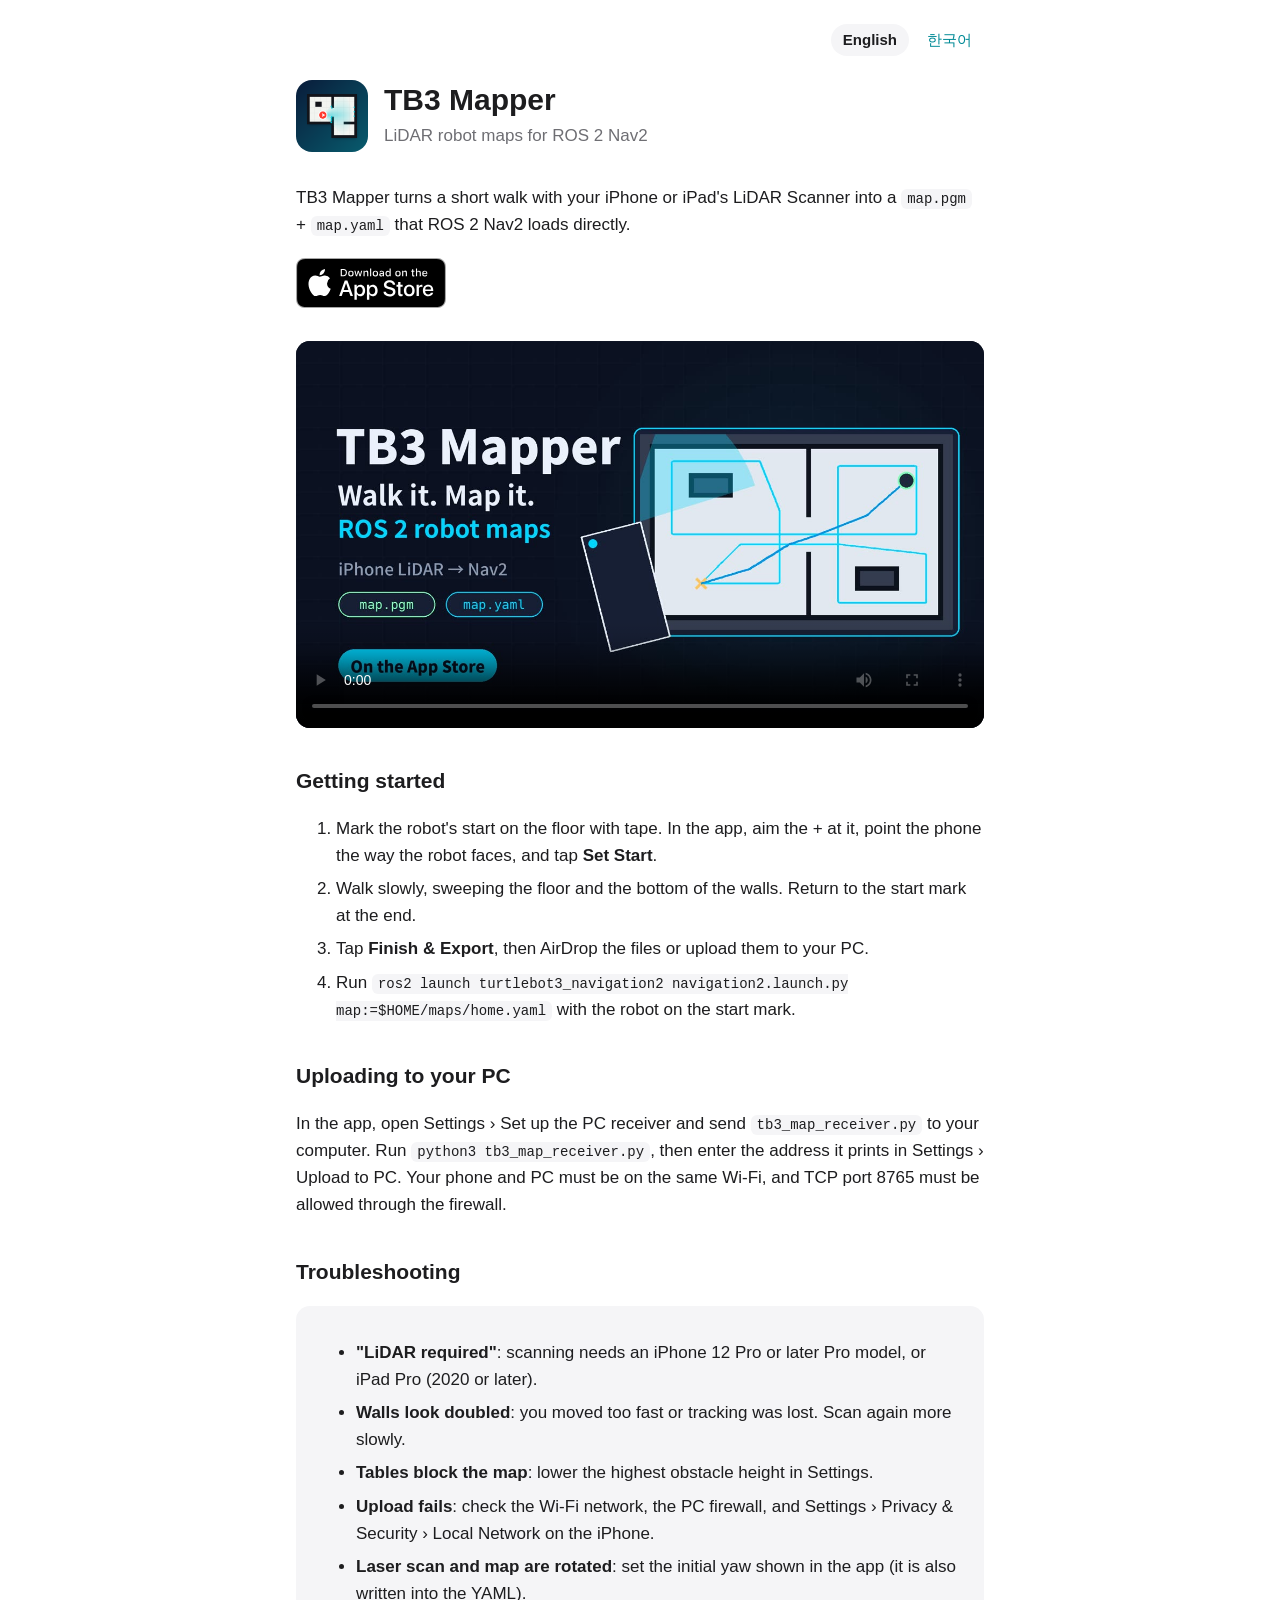
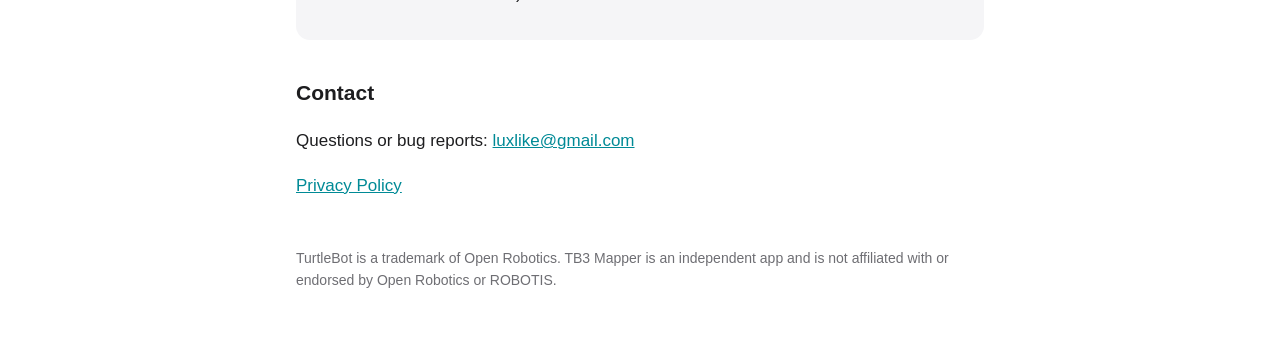
<file: index.html>
<!doctype html>
<html lang="en">
<head>
<meta charset="utf-8"><meta name="viewport" content="width=device-width,initial-scale=1">
<title>TB3 Mapper Support</title>
<meta name="description" content="Support for TB3 Mapper, the iPhone LiDAR app that makes ROS 2 Nav2 maps.">
<link rel="alternate" hreflang="ko" href="ko/"><link rel="stylesheet" href="style.css?v=4"><link rel="icon" href="icon.png">
</head>
<body><main>
<nav class="lang" aria-label="Language"><span aria-current="true">English</span><a href="ko/" hreflang="ko" lang="ko">한국어</a></nav>
<header><img src="icon.png" alt="TB3 Mapper icon"><div><h1>TB3 Mapper</h1><p class="sub">LiDAR robot maps for ROS 2 Nav2</p></div></header>

<p>TB3 Mapper turns a short walk with your iPhone or iPad's LiDAR Scanner into a <code>map.pgm</code> + <code>map.yaml</code> that ROS 2 Nav2 loads directly.</p>

<p class="store"><a href="https://apps.apple.com/us/app/tb3-mapper-lidar-robot-map/id6835469676"><img src="media/badge-en.svg" alt="Download on the App Store" width="150" height="50"></a></p>

<video class="promo" width="1920" height="1080" style="display:block;width:100%;max-width:100%;height:auto" controls playsinline preload="metadata" poster="media/promo-en.jpg" aria-label="TB3 Mapper promo video">
<source src="media/promo-en.mp4" type="video/mp4">
<a href="media/promo-en.mp4">Watch the TB3 Mapper video</a>
</video>

<h2>Getting started</h2>
<ol>
<li>Mark the robot's start on the floor with tape. In the app, aim the + at it, point the phone the way the robot faces, and tap <strong>Set Start</strong>.</li>
<li>Walk slowly, sweeping the floor and the bottom of the walls. Return to the start mark at the end.</li>
<li>Tap <strong>Finish &amp; Export</strong>, then AirDrop the files or upload them to your PC.</li>
<li>Run <code>ros2 launch turtlebot3_navigation2 navigation2.launch.py map:=$HOME/maps/home.yaml</code> with the robot on the start mark.</li>
</ol>

<h2>Uploading to your PC</h2>
<p>In the app, open Settings › Set up the PC receiver and send <code>tb3_map_receiver.py</code> to your computer. Run <code>python3 tb3_map_receiver.py</code>, then enter the address it prints in Settings › Upload to PC. Your phone and PC must be on the same Wi-Fi, and TCP port 8765 must be allowed through the firewall.</p>

<h2>Troubleshooting</h2>
<div class="card">
<ul>
<li><strong>"LiDAR required"</strong>: scanning needs an iPhone 12 Pro or later Pro model, or iPad Pro (2020 or later).</li>
<li><strong>Walls look doubled</strong>: you moved too fast or tracking was lost. Scan again more slowly.</li>
<li><strong>Tables block the map</strong>: lower the highest obstacle height in Settings.</li>
<li><strong>Upload fails</strong>: check the Wi-Fi network, the PC firewall, and Settings › Privacy &amp; Security › Local Network on the iPhone.</li>
<li><strong>Laser scan and map are rotated</strong>: set the initial yaw shown in the app (it is also written into the YAML).</li>
</ul>
</div>

<h2>Contact</h2>
<p>Questions or bug reports: <a href="mailto:luxlike@gmail.com">luxlike@gmail.com</a></p>
<p><a href="privacy.html">Privacy Policy</a></p>
<footer>TurtleBot is a trademark of Open Robotics. TB3 Mapper is an independent app and is not affiliated with or endorsed by Open Robotics or ROBOTIS.</footer>
</main></body></html>
</file>
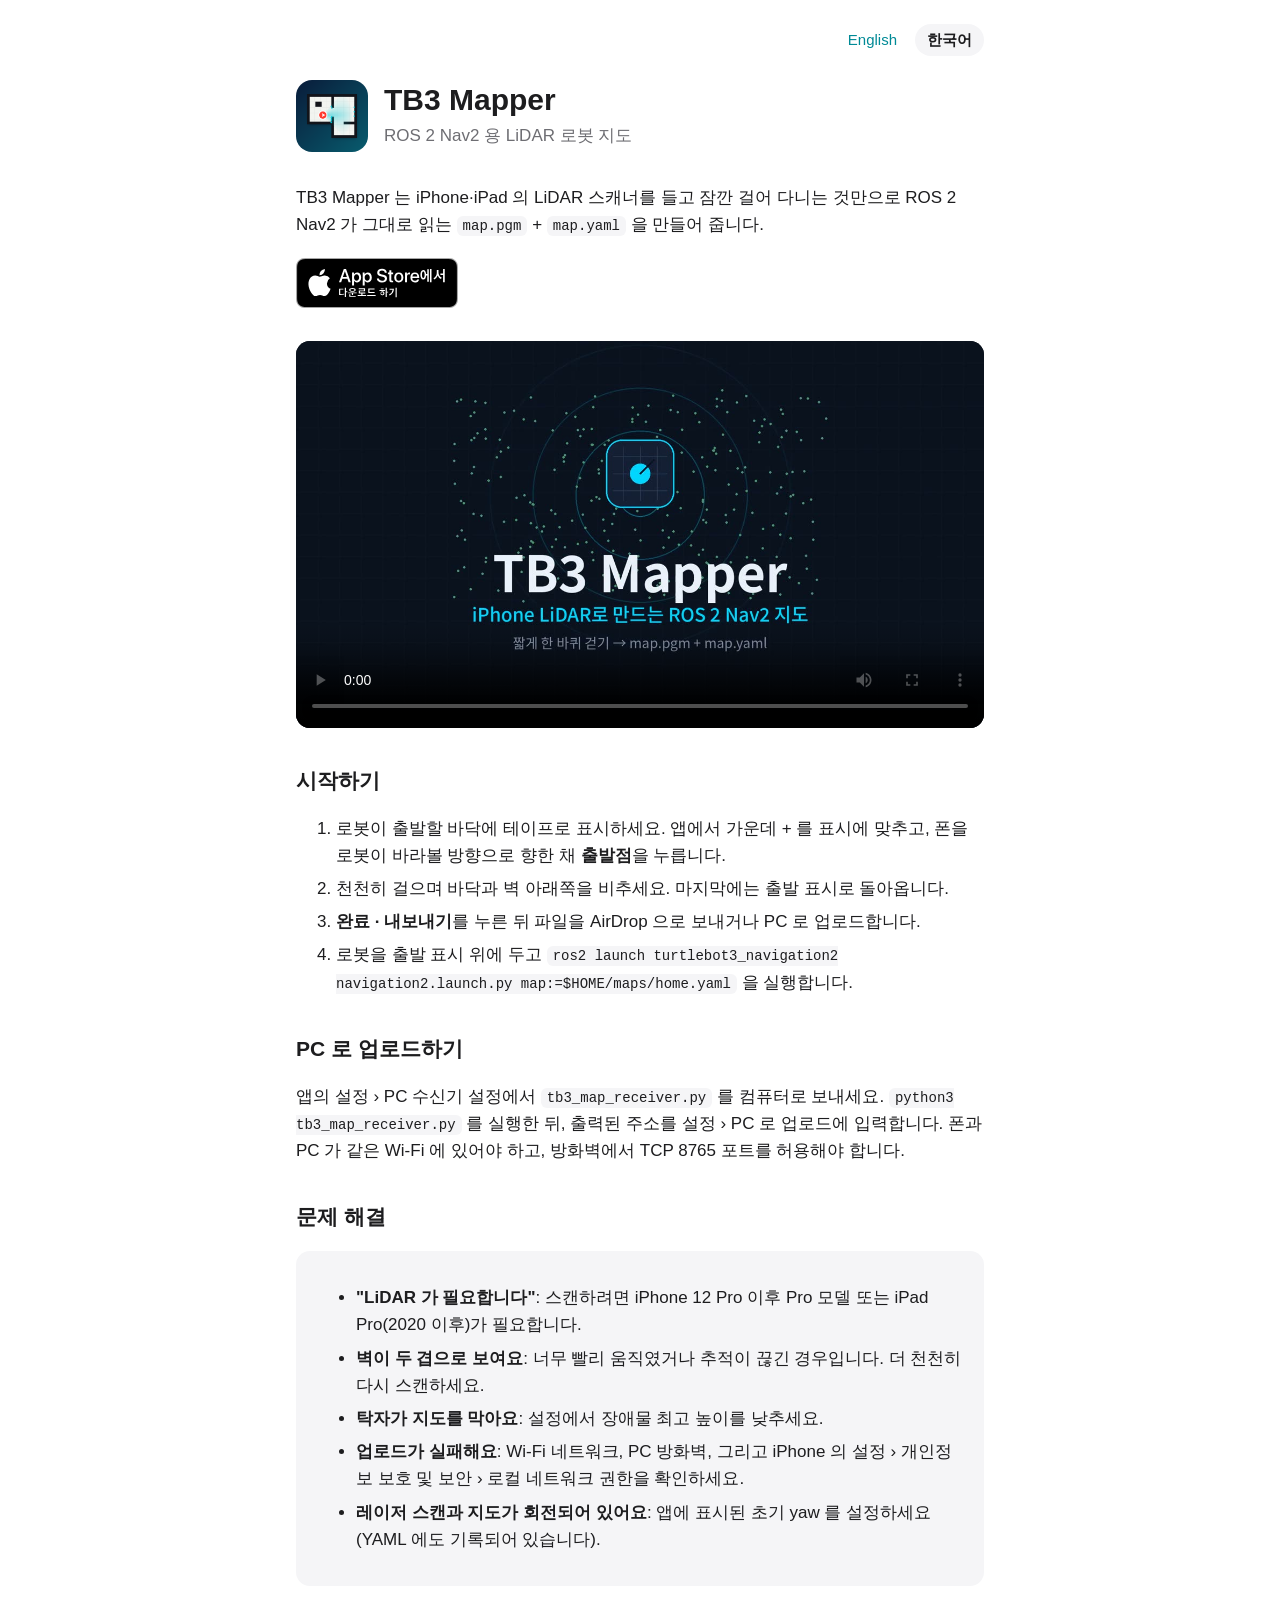
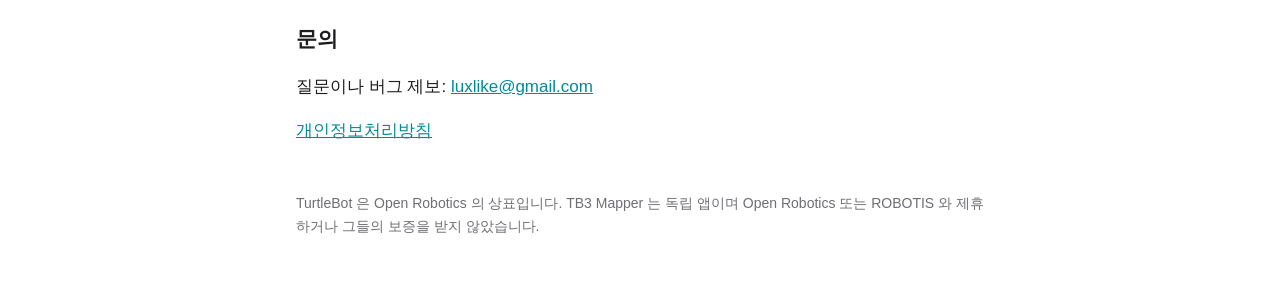
<file: ko/index.html>
<!doctype html>
<html lang="ko">
<head>
<meta charset="utf-8"><meta name="viewport" content="width=device-width,initial-scale=1">
<title>TB3 Mapper 지원</title>
<meta name="description" content="iPhone LiDAR 로 ROS 2 Nav2 지도를 만드는 앱, TB3 Mapper 지원 페이지.">
<link rel="alternate" hreflang="en" href="../"><link rel="stylesheet" href="../style.css?v=4"><link rel="icon" href="../icon.png">
</head>
<body><main>
<nav class="lang" aria-label="언어"><a href="../" hreflang="en" lang="en">English</a><span aria-current="true">한국어</span></nav>
<header><img src="../icon.png" alt="TB3 Mapper 아이콘"><div><h1>TB3 Mapper</h1><p class="sub">ROS 2 Nav2 용 LiDAR 로봇 지도</p></div></header>

<p>TB3 Mapper 는 iPhone·iPad 의 LiDAR 스캐너를 들고 잠깐 걸어 다니는 것만으로 ROS 2 Nav2 가 그대로 읽는 <code>map.pgm</code> + <code>map.yaml</code> 을 만들어 줍니다.</p>

<p class="store"><a href="https://apps.apple.com/kr/app/tb3-mapper-lidar-%EB%A1%9C%EB%B4%87-%EC%A7%80%EB%8F%84/id6835469676"><img src="../media/badge-ko.svg" alt="App Store에서 다운로드 하기" width="163" height="50"></a></p>

<video class="promo" width="1920" height="1080" style="display:block;width:100%;max-width:100%;height:auto" controls playsinline preload="metadata" poster="../media/promo-ko.jpg" aria-label="TB3 Mapper 소개 영상">
<source src="../media/promo-ko.mp4" type="video/mp4">
<a href="../media/promo-ko.mp4">TB3 Mapper 소개 영상 보기</a>
</video>

<h2>시작하기</h2>
<ol>
<li>로봇이 출발할 바닥에 테이프로 표시하세요. 앱에서 가운데 + 를 표시에 맞추고, 폰을 로봇이 바라볼 방향으로 향한 채 <strong>출발점</strong>을 누릅니다.</li>
<li>천천히 걸으며 바닥과 벽 아래쪽을 비추세요. 마지막에는 출발 표시로 돌아옵니다.</li>
<li><strong>완료 · 내보내기</strong>를 누른 뒤 파일을 AirDrop 으로 보내거나 PC 로 업로드합니다.</li>
<li>로봇을 출발 표시 위에 두고 <code>ros2 launch turtlebot3_navigation2 navigation2.launch.py map:=$HOME/maps/home.yaml</code> 을 실행합니다.</li>
</ol>

<h2>PC 로 업로드하기</h2>
<p>앱의 설정 › PC 수신기 설정에서 <code>tb3_map_receiver.py</code> 를 컴퓨터로 보내세요. <code>python3 tb3_map_receiver.py</code> 를 실행한 뒤, 출력된 주소를 설정 › PC 로 업로드에 입력합니다. 폰과 PC 가 같은 Wi-Fi 에 있어야 하고, 방화벽에서 TCP 8765 포트를 허용해야 합니다.</p>

<h2>문제 해결</h2>
<div class="card">
<ul>
<li><strong>"LiDAR 가 필요합니다"</strong>: 스캔하려면 iPhone 12 Pro 이후 Pro 모델 또는 iPad Pro(2020 이후)가 필요합니다.</li>
<li><strong>벽이 두 겹으로 보여요</strong>: 너무 빨리 움직였거나 추적이 끊긴 경우입니다. 더 천천히 다시 스캔하세요.</li>
<li><strong>탁자가 지도를 막아요</strong>: 설정에서 장애물 최고 높이를 낮추세요.</li>
<li><strong>업로드가 실패해요</strong>: Wi-Fi 네트워크, PC 방화벽, 그리고 iPhone 의 설정 › 개인정보 보호 및 보안 › 로컬 네트워크 권한을 확인하세요.</li>
<li><strong>레이저 스캔과 지도가 회전되어 있어요</strong>: 앱에 표시된 초기 yaw 를 설정하세요(YAML 에도 기록되어 있습니다).</li>
</ul>
</div>

<h2>문의</h2>
<p>질문이나 버그 제보: <a href="mailto:luxlike@gmail.com">luxlike@gmail.com</a></p>
<p><a href="privacy.html">개인정보처리방침</a></p>
<footer>TurtleBot 은 Open Robotics 의 상표입니다. TB3 Mapper 는 독립 앱이며 Open Robotics 또는 ROBOTIS 와 제휴하거나 그들의 보증을 받지 않았습니다.</footer>
</main></body></html>
</file>
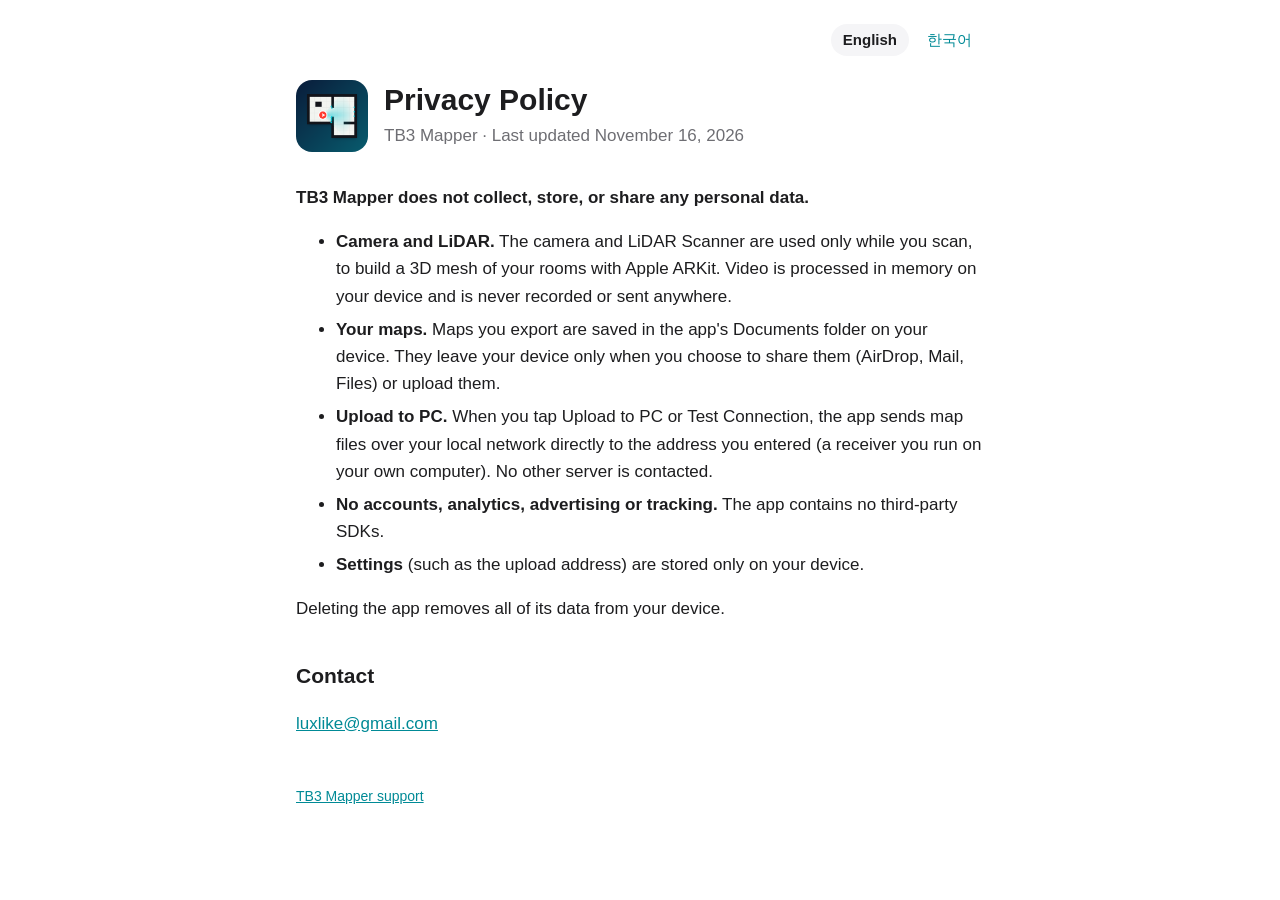
<file: privacy.html>
<!doctype html>
<html lang="en">
<head>
<meta charset="utf-8"><meta name="viewport" content="width=device-width,initial-scale=1">
<title>Privacy Policy – TB3 Mapper</title>
<link rel="alternate" hreflang="ko" href="ko/privacy.html"><link rel="stylesheet" href="style.css?v=4"><link rel="icon" href="icon.png">
</head>
<body><main>
<nav class="lang" aria-label="Language"><span aria-current="true">English</span><a href="ko/privacy.html" hreflang="ko" lang="ko">한국어</a></nav>
<header><img src="icon.png" alt=""><div><h1>Privacy Policy</h1><p class="sub">TB3 Mapper · Last updated November 16, 2026</p></div></header>

<p><strong>TB3 Mapper does not collect, store, or share any personal data.</strong></p>
<ul>
<li><strong>Camera and LiDAR.</strong> The camera and LiDAR Scanner are used only while you scan, to build a 3D mesh of your rooms with Apple ARKit. Video is processed in memory on your device and is never recorded or sent anywhere.</li>
<li><strong>Your maps.</strong> Maps you export are saved in the app's Documents folder on your device. They leave your device only when you choose to share them (AirDrop, Mail, Files) or upload them.</li>
<li><strong>Upload to PC.</strong> When you tap Upload to PC or Test Connection, the app sends map files over your local network directly to the address you entered (a receiver you run on your own computer). No other server is contacted.</li>
<li><strong>No accounts, analytics, advertising or tracking.</strong> The app contains no third-party SDKs.</li>
<li><strong>Settings</strong> (such as the upload address) are stored only on your device.</li>
</ul>
<p>Deleting the app removes all of its data from your device.</p>

<h2>Contact</h2>
<p><a href="mailto:luxlike@gmail.com">luxlike@gmail.com</a></p>
<footer><a href="./">TB3 Mapper support</a></footer>
</main></body></html>
</file>
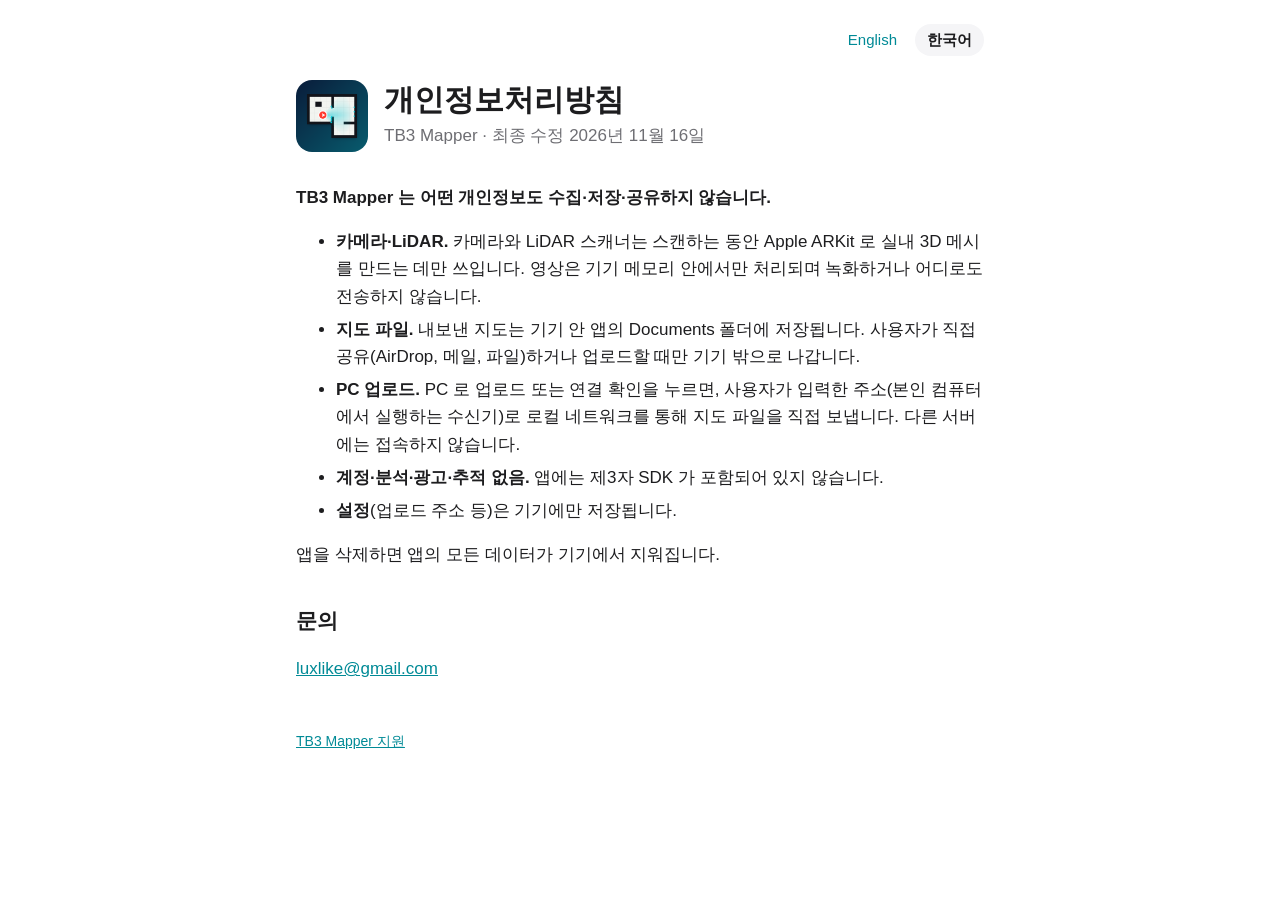
<file: ko/privacy.html>
<!doctype html>
<html lang="ko">
<head>
<meta charset="utf-8"><meta name="viewport" content="width=device-width,initial-scale=1">
<title>개인정보처리방침 – TB3 Mapper</title>
<link rel="alternate" hreflang="en" href="../privacy.html"><link rel="stylesheet" href="../style.css?v=4"><link rel="icon" href="../icon.png">
</head>
<body><main>
<nav class="lang" aria-label="언어"><a href="../privacy.html" hreflang="en" lang="en">English</a><span aria-current="true">한국어</span></nav>
<header><img src="../icon.png" alt=""><div><h1>개인정보처리방침</h1><p class="sub">TB3 Mapper · 최종 수정 2026년 11월 16일</p></div></header>

<p><strong>TB3 Mapper 는 어떤 개인정보도 수집·저장·공유하지 않습니다.</strong></p>
<ul>
<li><strong>카메라·LiDAR.</strong> 카메라와 LiDAR 스캐너는 스캔하는 동안 Apple ARKit 로 실내 3D 메시를 만드는 데만 쓰입니다. 영상은 기기 메모리 안에서만 처리되며 녹화하거나 어디로도 전송하지 않습니다.</li>
<li><strong>지도 파일.</strong> 내보낸 지도는 기기 안 앱의 Documents 폴더에 저장됩니다. 사용자가 직접 공유(AirDrop, 메일, 파일)하거나 업로드할 때만 기기 밖으로 나갑니다.</li>
<li><strong>PC 업로드.</strong> PC 로 업로드 또는 연결 확인을 누르면, 사용자가 입력한 주소(본인 컴퓨터에서 실행하는 수신기)로 로컬 네트워크를 통해 지도 파일을 직접 보냅니다. 다른 서버에는 접속하지 않습니다.</li>
<li><strong>계정·분석·광고·추적 없음.</strong> 앱에는 제3자 SDK 가 포함되어 있지 않습니다.</li>
<li><strong>설정</strong>(업로드 주소 등)은 기기에만 저장됩니다.</li>
</ul>
<p>앱을 삭제하면 앱의 모든 데이터가 기기에서 지워집니다.</p>

<h2>문의</h2>
<p><a href="mailto:luxlike@gmail.com">luxlike@gmail.com</a></p>
<footer><a href="./">TB3 Mapper 지원</a></footer>
</main></body></html>
</file>
<file: style.css>
:root{--bg:#fff;--fg:#1d1d1f;--muted:#6e6e73;--card:#f5f5f7;--accent:#008a96}
@media (prefers-color-scheme:dark){:root{--bg:#000;--fg:#f5f5f7;--muted:#a1a1a6;--card:#1c1c1e;--accent:#00c7d6}}
*{box-sizing:border-box}
body{margin:0;background:var(--bg);color:var(--fg);font:17px/1.6 -apple-system,BlinkMacSystemFont,"Segoe UI",Helvetica,Arial,sans-serif}
main{max-width:720px;margin:0 auto;padding:48px 16px 64px}
header{display:flex;align-items:center;gap:16px;margin-bottom:32px}
header img{width:72px;height:72px;border-radius:16px}
h1{font-size:30px;line-height:1.2;margin:0}
h2{font-size:21px;margin-top:36px}
.sub{color:var(--muted);margin:4px 0 0}
a{color:var(--accent)}
.card{background:var(--card);border-radius:14px;padding:16px 20px;margin:16px 0}
li{margin:6px 0}
code{font:14px ui-monospace,SFMono-Regular,Menlo,monospace;background:var(--card);padding:2px 6px;border-radius:6px}
footer{color:var(--muted);font-size:14px;margin-top:48px}
.lang{display:flex;justify-content:flex-end;gap:6px;font-size:15px;margin:-24px 0 24px}
.lang a,.lang span{padding:4px 12px;border-radius:999px;text-decoration:none}
.lang span{background:var(--card);font-weight:600}
.promo{display:block;width:100%;aspect-ratio:16/9;height:auto;border-radius:14px;background:#0b111a;margin:24px 0 8px}
.store{margin:20px 0 0}
.store a{display:inline-block;line-height:0}
.store img{height:50px;width:auto}
</file>
